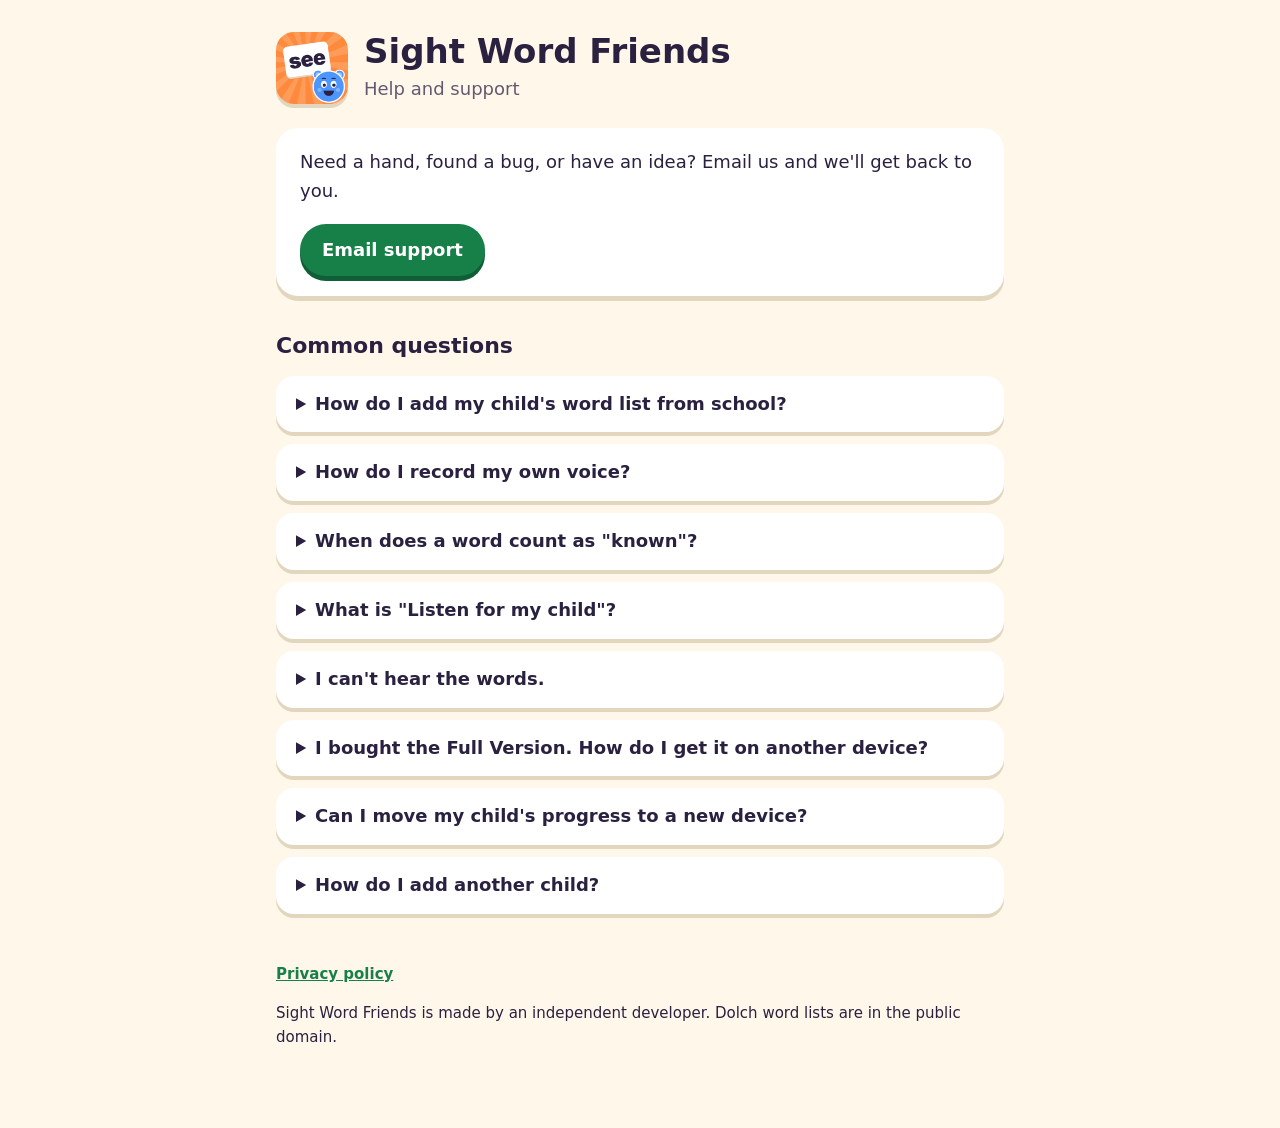
<file: index.html>
<!doctype html>
<html lang="en">
<head>
<meta charset="utf-8">
<meta name="viewport" content="width=device-width, initial-scale=1">
<title>Sight Word Friends Help</title>
<meta name="description" content="Help and support for Sight Word Friends, sight word games for kids on iPad and iPhone.">
<link rel="stylesheet" href="style.css">
</head>
<body>
<main>
  <header>
    <img src="icon.png" alt="Sight Word Friends app icon">
    <div>
      <h1>Sight Word Friends</h1>
      <p class="muted" style="margin:4px 0 0">Help and support</p>
    </div>
  </header>

  <div class="card">
    <p style="margin-top:0">Need a hand, found a bug, or have an idea? Email us and we'll get back to you.</p>
    <p style="margin-bottom:0"><a class="button" href="mailto:sightwordfriends.help@gmail.com">Email support</a></p>
  </div>

  <h2>Common questions</h2>

  <details>
    <summary>How do I add my child's word list from school?</summary>
    <p>Open <strong>Grown-ups</strong> (answer the quick grown-ups question), then <strong>Word lists</strong> → <strong>New word list</strong>. Type or paste the words, or tap <strong>Take a photo of a list</strong>. For the best photo, crop it so only the words are inside the corners, lay the paper flat in good light, and check the words before tapping Add. Taking a photo is part of the Full Version.</p>
  </details>

  <details>
    <summary>How do I record my own voice?</summary>
    <p>In Grown-ups, tap <strong>Record your voice</strong>, or open a word list and tap <strong>Record your voice for these words</strong>. Record each word once and it's used in every game and every list. If the app says the microphone is off, turn it on in the iPad's Settings → Privacy &amp; Security → Microphone.</p>
  </details>

  <details>
    <summary>When does a word count as "known"?</summary>
    <p>When your child gets it right on three different days. This stops a lucky guess from counting and shows which words have really stuck. You can see every word's progress in Grown-ups → Progress.</p>
  </details>

  <details>
    <summary>What is "Listen for my child"?</summary>
    <p>An optional Flash Cards setting. When it's on, the app listens for your child reading the word out loud and moves on when it hears it. It may miss some words, especially short ones or young voices. It never marks a word wrong, and you can always swipe or tap. Listening happens only on the device. The audio is never recorded, saved or sent anywhere. It's off until you turn it on in Grown-ups → Flash Cards.</p>
  </details>

  <details>
    <summary>I can't hear the words.</summary>
    <p>Turn up the volume with the buttons on the side of the iPad. The words play even when the mute switch is on. If you use headphones or a speaker, check that it's connected.</p>
  </details>

  <details>
    <summary>I bought the Full Version. How do I get it on another device?</summary>
    <p>Sign in to the same Apple Account, open Grown-ups → Full Version, and tap <strong>Restore purchase</strong>. With Family Sharing turned on, everyone in your family can use it too.</p>
  </details>

  <details>
    <summary>Can I move my child's progress to a new device?</summary>
    <p>Profiles, word lists, recordings and progress are saved only on the device they were made on. There's no account. If you set up a new iPad from an iCloud or computer backup of the old one, they usually come along with the backup.</p>
  </details>

  <details>
    <summary>How do I add another child?</summary>
    <p>Grown-ups → tap the child's name at the top → <strong>Add a kid</strong>. Each child gets their own friend, word list and progress. More than one profile is part of the Full Version.</p>
  </details>

  <footer>
    <p><a href="privacy.html">Privacy policy</a></p>
    <p>Sight Word Friends is made by an independent developer. Dolch word lists are in the public domain.</p>
  </footer>
</main>
</body>
</html>
</file>
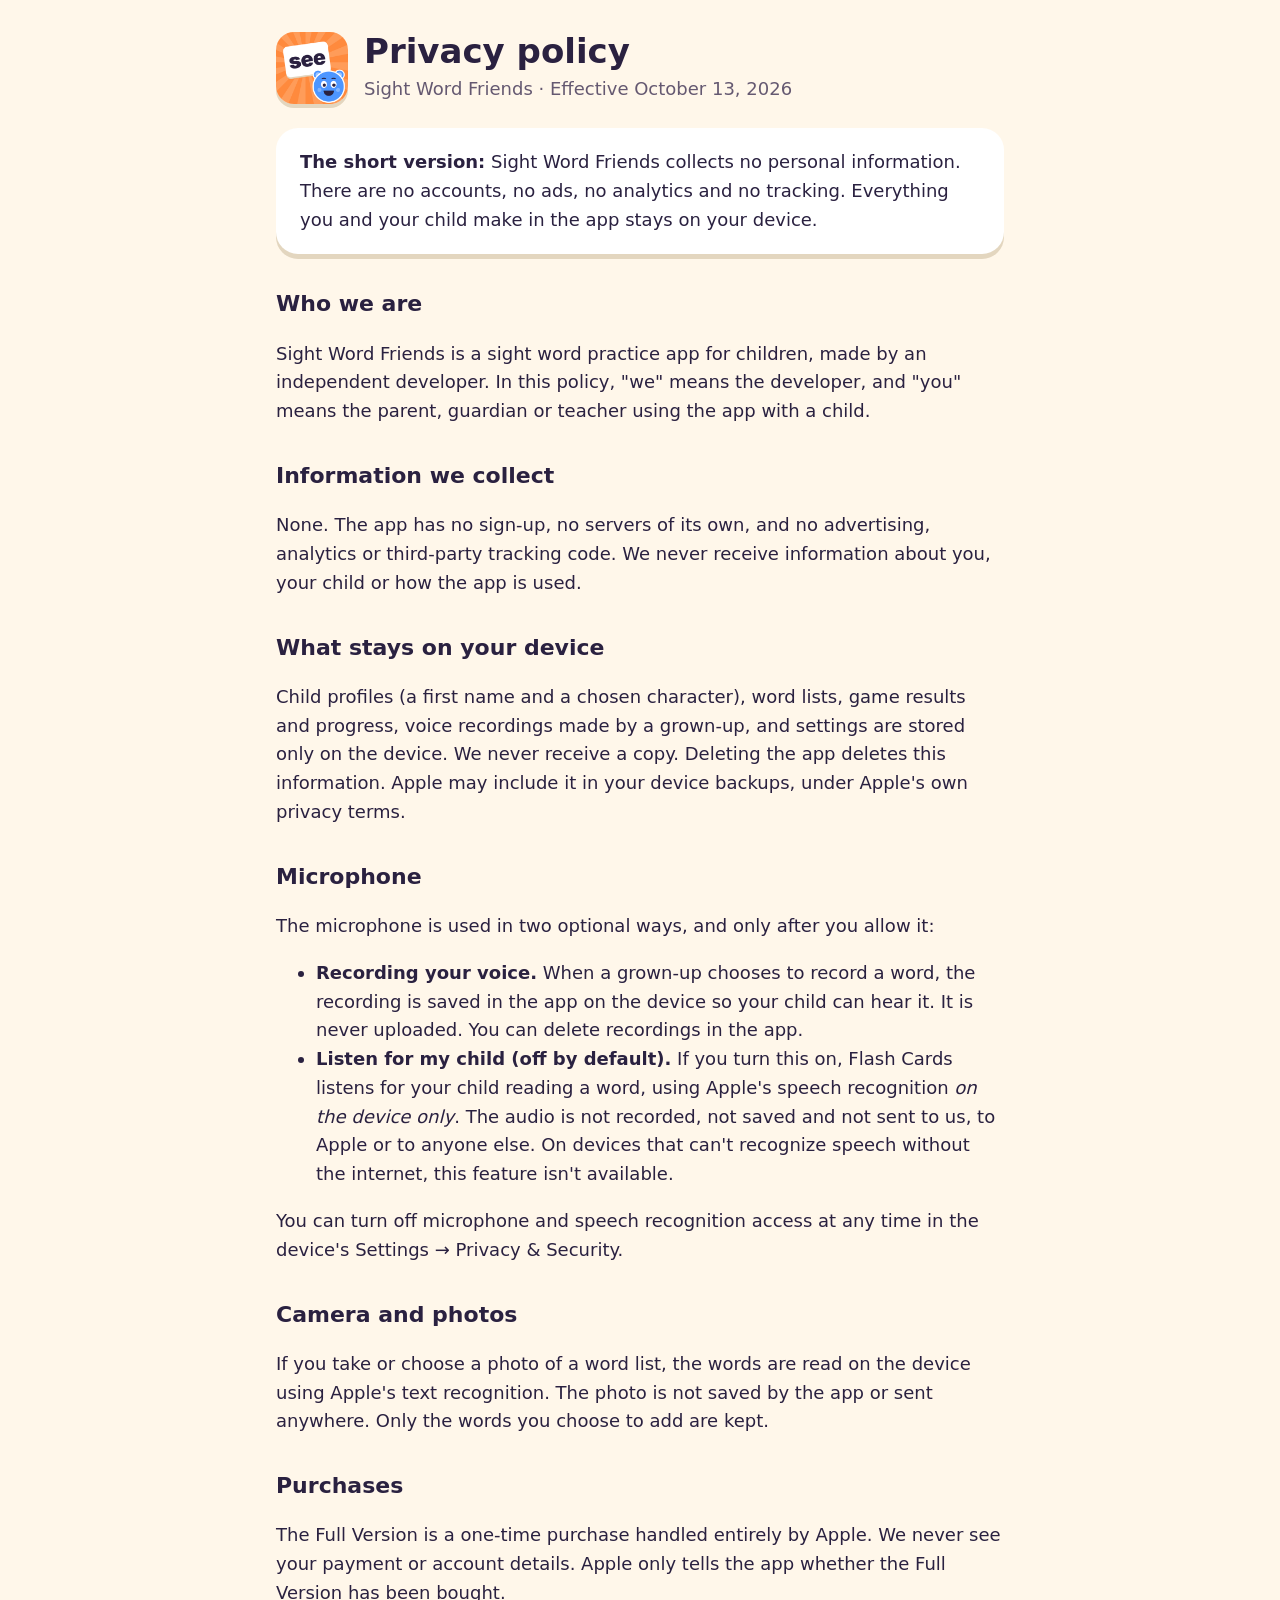
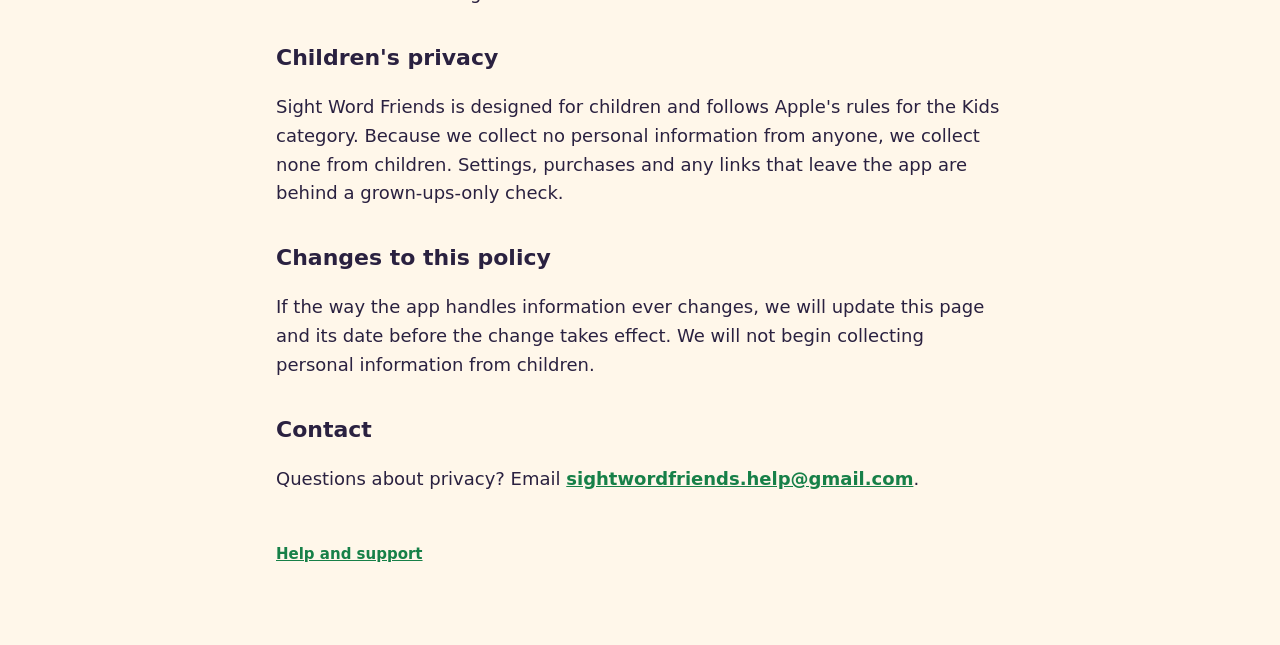
<file: privacy.html>
<!doctype html>
<html lang="en">
<head>
<meta charset="utf-8">
<meta name="viewport" content="width=device-width, initial-scale=1">
<title>Sight Word Friends Privacy</title>
<meta name="description" content="Privacy policy for Sight Word Friends.">
<link rel="stylesheet" href="style.css">
</head>
<body>
<main>
  <header>
    <img src="icon.png" alt="Sight Word Friends app icon">
    <div>
      <h1>Privacy policy</h1>
      <p class="muted" style="margin:4px 0 0">Sight Word Friends · Effective October 13, 2026</p>
    </div>
  </header>

  <div class="card">
    <p style="margin:0"><strong>The short version:</strong> Sight Word Friends collects no personal information. There are no accounts, no ads, no analytics and no tracking. Everything you and your child make in the app stays on your device.</p>
  </div>

  <h2>Who we are</h2>
  <p>Sight Word Friends is a sight word practice app for children, made by an independent developer. In this policy, "we" means the developer, and "you" means the parent, guardian or teacher using the app with a child.</p>

  <h2>Information we collect</h2>
  <p>None. The app has no sign-up, no servers of its own, and no advertising, analytics or third-party tracking code. We never receive information about you, your child or how the app is used.</p>

  <h2>What stays on your device</h2>
  <p>Child profiles (a first name and a chosen character), word lists, game results and progress, voice recordings made by a grown-up, and settings are stored only on the device. We never receive a copy. Deleting the app deletes this information. Apple may include it in your device backups, under Apple's own privacy terms.</p>

  <h2>Microphone</h2>
  <p>The microphone is used in two optional ways, and only after you allow it:</p>
  <ul>
    <li><strong>Recording your voice.</strong> When a grown-up chooses to record a word, the recording is saved in the app on the device so your child can hear it. It is never uploaded. You can delete recordings in the app.</li>
    <li><strong>Listen for my child (off by default).</strong> If you turn this on, Flash Cards listens for your child reading a word, using Apple's speech recognition <em>on the device only</em>. The audio is not recorded, not saved and not sent to us, to Apple or to anyone else. On devices that can't recognize speech without the internet, this feature isn't available.</li>
  </ul>
  <p>You can turn off microphone and speech recognition access at any time in the device's Settings → Privacy &amp; Security.</p>

  <h2>Camera and photos</h2>
  <p>If you take or choose a photo of a word list, the words are read on the device using Apple's text recognition. The photo is not saved by the app or sent anywhere. Only the words you choose to add are kept.</p>

  <h2>Purchases</h2>
  <p>The Full Version is a one-time purchase handled entirely by Apple. We never see your payment or account details. Apple only tells the app whether the Full Version has been bought.</p>

  <h2>Children's privacy</h2>
  <p>Sight Word Friends is designed for children and follows Apple's rules for the Kids category. Because we collect no personal information from anyone, we collect none from children. Settings, purchases and any links that leave the app are behind a grown-ups-only check.</p>

  <h2>Changes to this policy</h2>
  <p>If the way the app handles information ever changes, we will update this page and its date before the change takes effect. We will not begin collecting personal information from children.</p>

  <h2>Contact</h2>
  <p>Questions about privacy? Email <a href="mailto:sightwordfriends.help@gmail.com">sightwordfriends.help@gmail.com</a>.</p>

  <footer><p><a href="index.html">Help and support</a></p></footer>
</main>
</body>
</html>
</file>
<file: style.css>
:root {
  --bg: #FFF7EA; --surface: #FFFFFF; --text: #2A2140; --muted: #655971;
  --accent: #178048; --brand: #FF8A3D; --edge: #E3D6BF;
}
* { box-sizing: border-box; }
body {
  margin: 0; background: var(--bg); color: var(--text);
  font: 18px/1.6 ui-rounded, "SF Pro Rounded", system-ui, -apple-system, "Segoe UI", sans-serif;
}
main { max-width: 760px; margin: 0 auto; padding: 32px 16px 64px; }
header { display: flex; align-items: center; gap: 16px; margin-bottom: 24px; }
header img { width: 72px; height: 72px; border-radius: 18px; box-shadow: 0 4px 0 var(--edge); }
h1 { font-size: 34px; line-height: 1.15; margin: 0; font-weight: 900; }
h2 { font-size: 22px; margin: 32px 0 8px; font-weight: 900; }
p, li { color: var(--text); }
.muted { color: var(--muted); }
.card { background: var(--surface); border-radius: 22px; padding: 20px 24px; box-shadow: 0 5px 0 var(--edge); margin: 16px 0; }
a { color: var(--accent); font-weight: 700; }
.button { display: inline-block; background: var(--accent); color: #fff; text-decoration: none; padding: 12px 22px; border-radius: 999px; box-shadow: 0 5px 0 #0F5E35; }
details { background: var(--surface); border-radius: 18px; padding: 14px 20px; margin: 12px 0; box-shadow: 0 4px 0 var(--edge); }
summary { font-weight: 800; cursor: pointer; }
footer { margin-top: 48px; font-size: 15px; color: var(--muted); }
</file>
